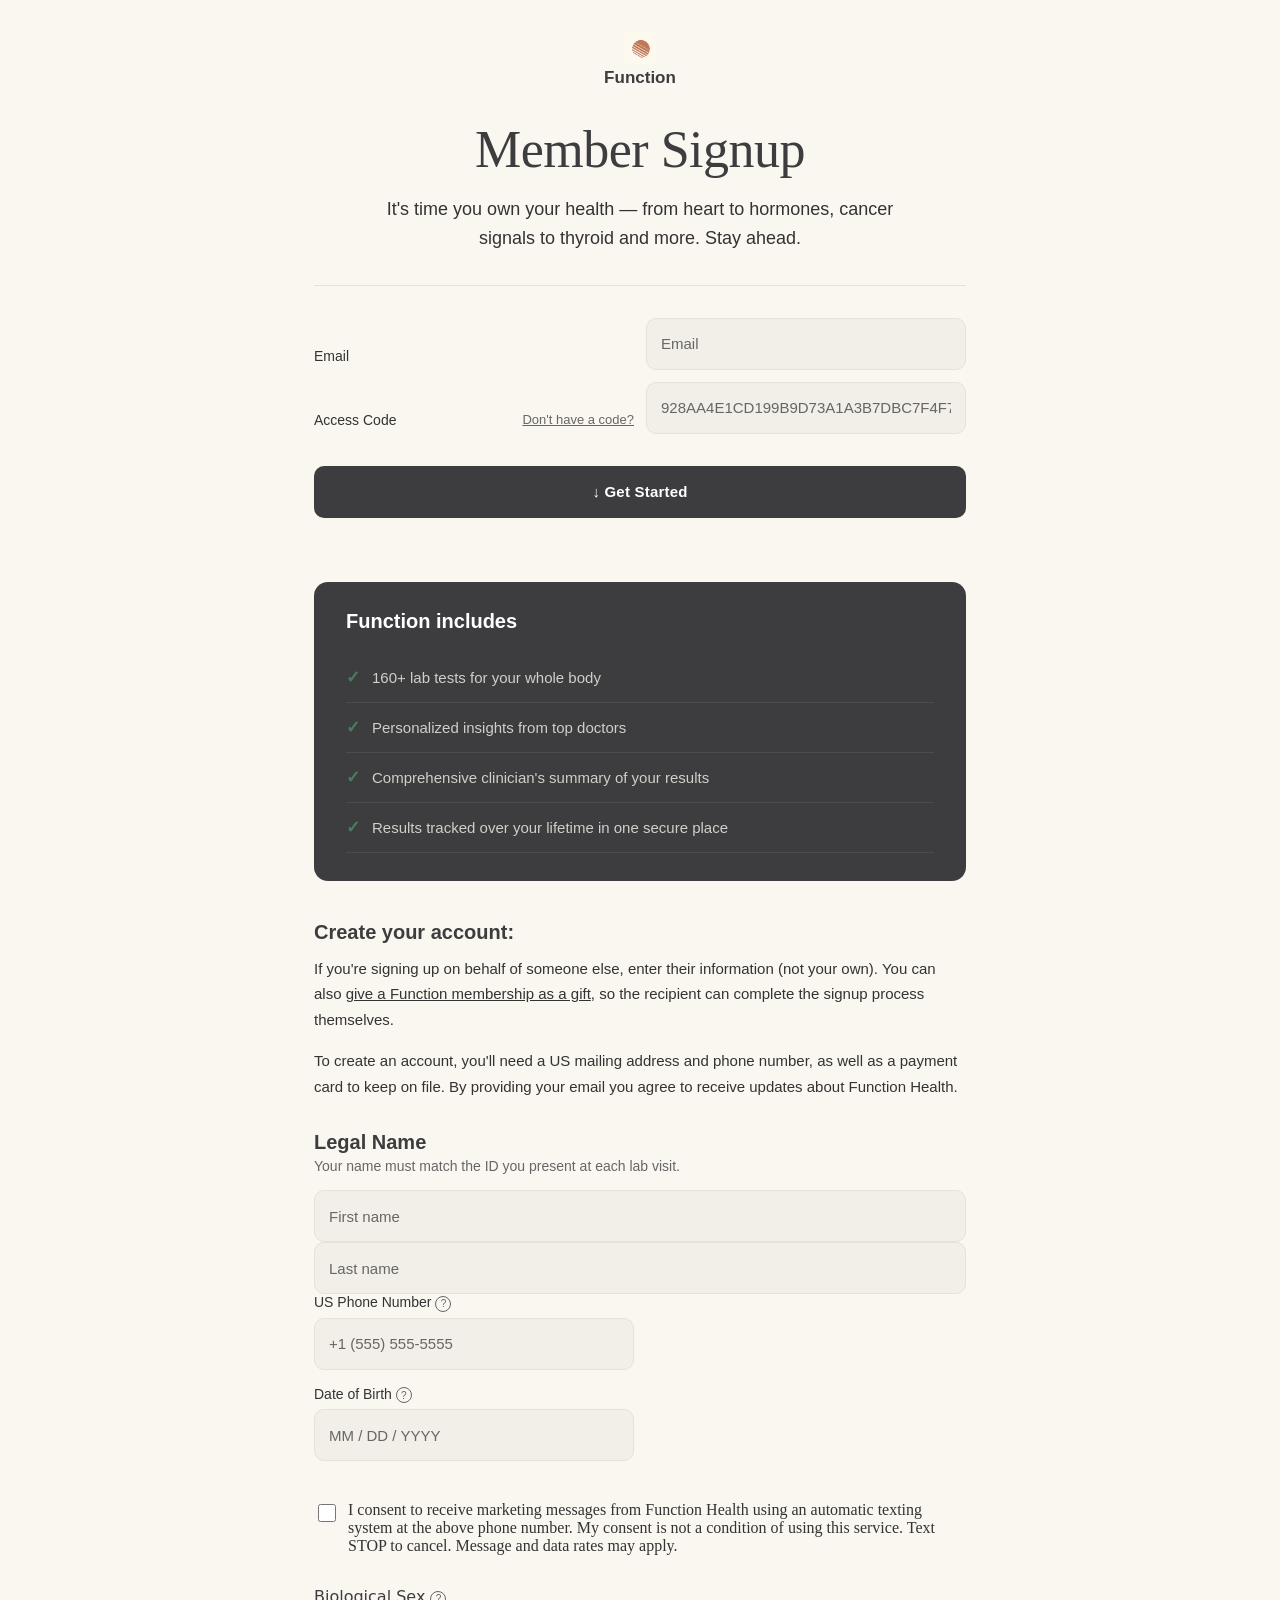
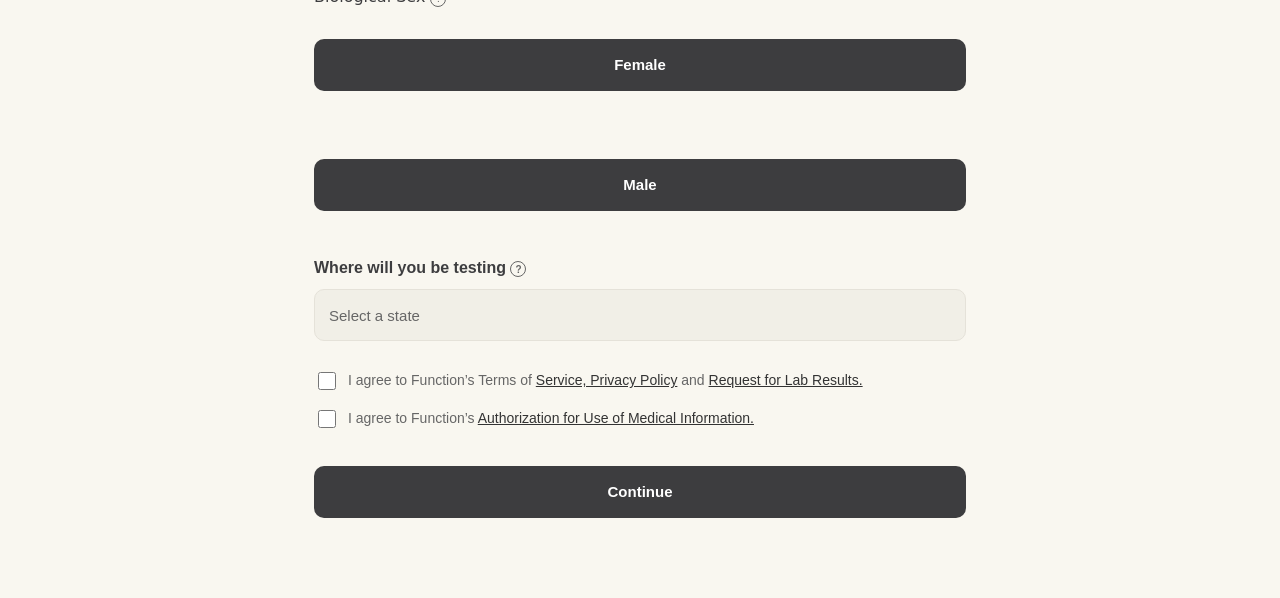
<file: asignup-web-page-clone/index.html>
<!DOCTYPE html>
<html lang="en">
<head>
    <meta charset="UTF-8">
    <meta name="viewport" content="width=device-width, initial-scale=1.0">
    <title>Function Health</title>
    <link rel="stylesheet" href="style.css">
</head>
<body>

      <header>
        <div class="img"> <img src="logo.png" alt="logoo"></div>
        <div class="logo">
      Function
      </div>

    <h1>Member Signup</h1>
    <p class="tagline">It's time you own your health — from heart to hormones, cancer signals to thyroid and more. Stay ahead.</p>
    <hr>
  </header>

  <div class="form-section">
    <div class="field-label">Email</div>
    <input type="email" placeholder="Email">

    <div class="field-label">
      Access Code
      <a href="#">Don't have a code?</a>
    </div>
    <input type="text" placeholder="928AA4E1CD199B9D73A1A3B7DBC7F4F7">

    <button type="submit" class="btn-get-started">↓ Get Started</button>
  </div>

  <div class="includes">
    <h2>Function includes</h2>
    <ul>
      <li><span class="check">✓</span> 160+ lab tests for your whole body</li>
      <li><span class="check">✓</span> Personalized insights from top doctors</li>
      <li><span class="check">✓</span> Comprehensive clinician's summary of your results</li>
      <li><span class="check">✓</span> Results tracked over your lifetime in one secure place</li>
    </ul>
  </div>

  <div class="account-section">
    <h2>Create your account:</h2>
    <p>If you're signing up on behalf of someone else, enter their information (not your own). You can also <span>give a Function membership as a gift</span>, so the recipient can complete the signup process themselves.</p>
    <p>To create an account, you'll need a US mailing address and phone number, as well as a payment card to keep on file. By providing your email you agree to receive updates about Function Health.</p>
  </div>

  <div class="legal-name-section" id="nour">
    <h3>Legal Name</h3>
    <p>Your name must match the ID you present at each lab visit.</p>
    <input type="text" placeholder="First name" >
    <input type="text" placeholder="Last name">

    <div class="field-group">
      <label>US Phone Number <span class="hint">?</span></label>
      <input type="tel" placeholder="+1 (555) 555-5555" >
    </div>

    <div class="field-group">
      <label>Date of Birth <span class="hint">?</span></label>
      <input type="text" placeholder="MM / DD / YYYY">
    </div>
  </div>

  <div class="consent">
    <input type="checkbox">
    <span>I consent to receive marketing messages from Function Health using an automatic texting system at the above phone number. My consent is not a condition of using this service. Text STOP to cancel. Message and data rates may apply.</span>
  </div>

  <div class="gender">
    <label>Biological Sex  <span class="hint">?</span></label>
    <button type="button"> Female</button>
    <button type="button"> Male</button>
  </div>

   <div class="testing">
    <label>Where will you be testing <span class="hint">?</span></label>
    <input type="text" placeholder="Select a state ">
  </div>

    <div class="terms">
    <input type="checkbox">
    <p>I agree to Function’s Terms of <span>Service, Privacy Policy</span> and <span>Request for Lab Results.</span></p>
  </div>

  <div class="authorization">
    <input type="checkbox">
    <p>I agree to Function’s <span>Authorization for Use of Medical Information.</span></p>
  </div>

  <button type="submit"> Continue </button>

</body>
</html>
</file>
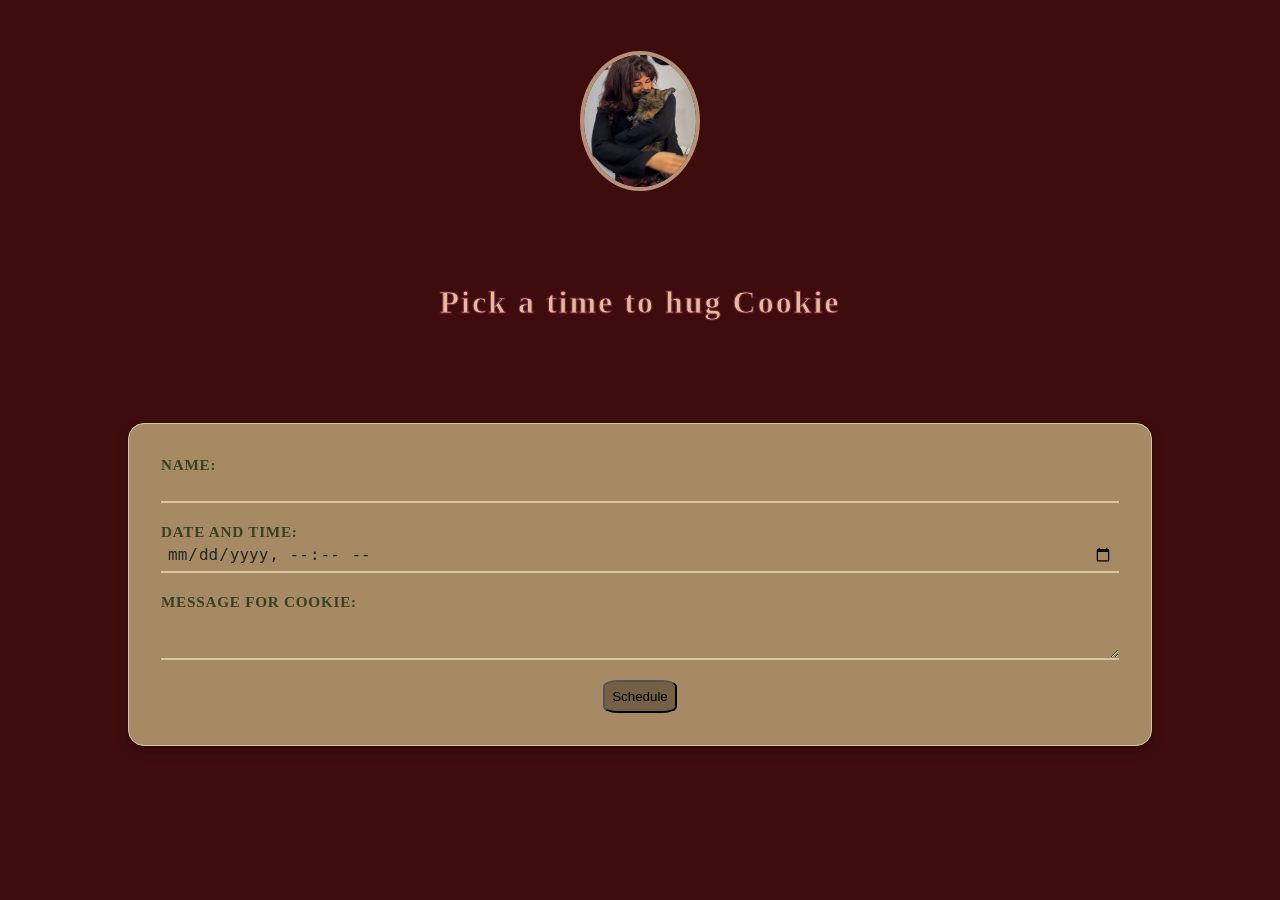
<file: cookiehw/index.html>
<!DOCTYPE html>
<html lang="en">
<head>
    <meta charset="UTF-8">
    <meta name="viewport" content="width=device-width, initial-scale=1.0">
    <title>Cookie Hugging Time</title>
    <link rel="stylesheet" href="style.css">
</head>

<body>

    <img src="nouretcookie.jpg" alt="Cookie and nour">
    <h1>Pick a time to hug Cookie</h1>

    <form>
        <div class="field">
            <label for="name">Name:</label>
            <input type="text" name="name" id="name">
        </div>
        <div class="field">
            <label for="name">Date and Time:</label>
            <input type="datetime-local" name="c" id="date">
        </div>
        <div class="field">
            <label for="message">Message for Cookie:</label>
            <textarea name="message" id="message"></textarea>
        </div>

        <button type="submit">Schedule</button>
    </form>



    <div id="key"></div>
    <audio src="catsound1.mp3" id="audio"></audio>

    <script src="script.js"></script>
    <script src="keyboard.js"></script>

</body>
</html>
</file>
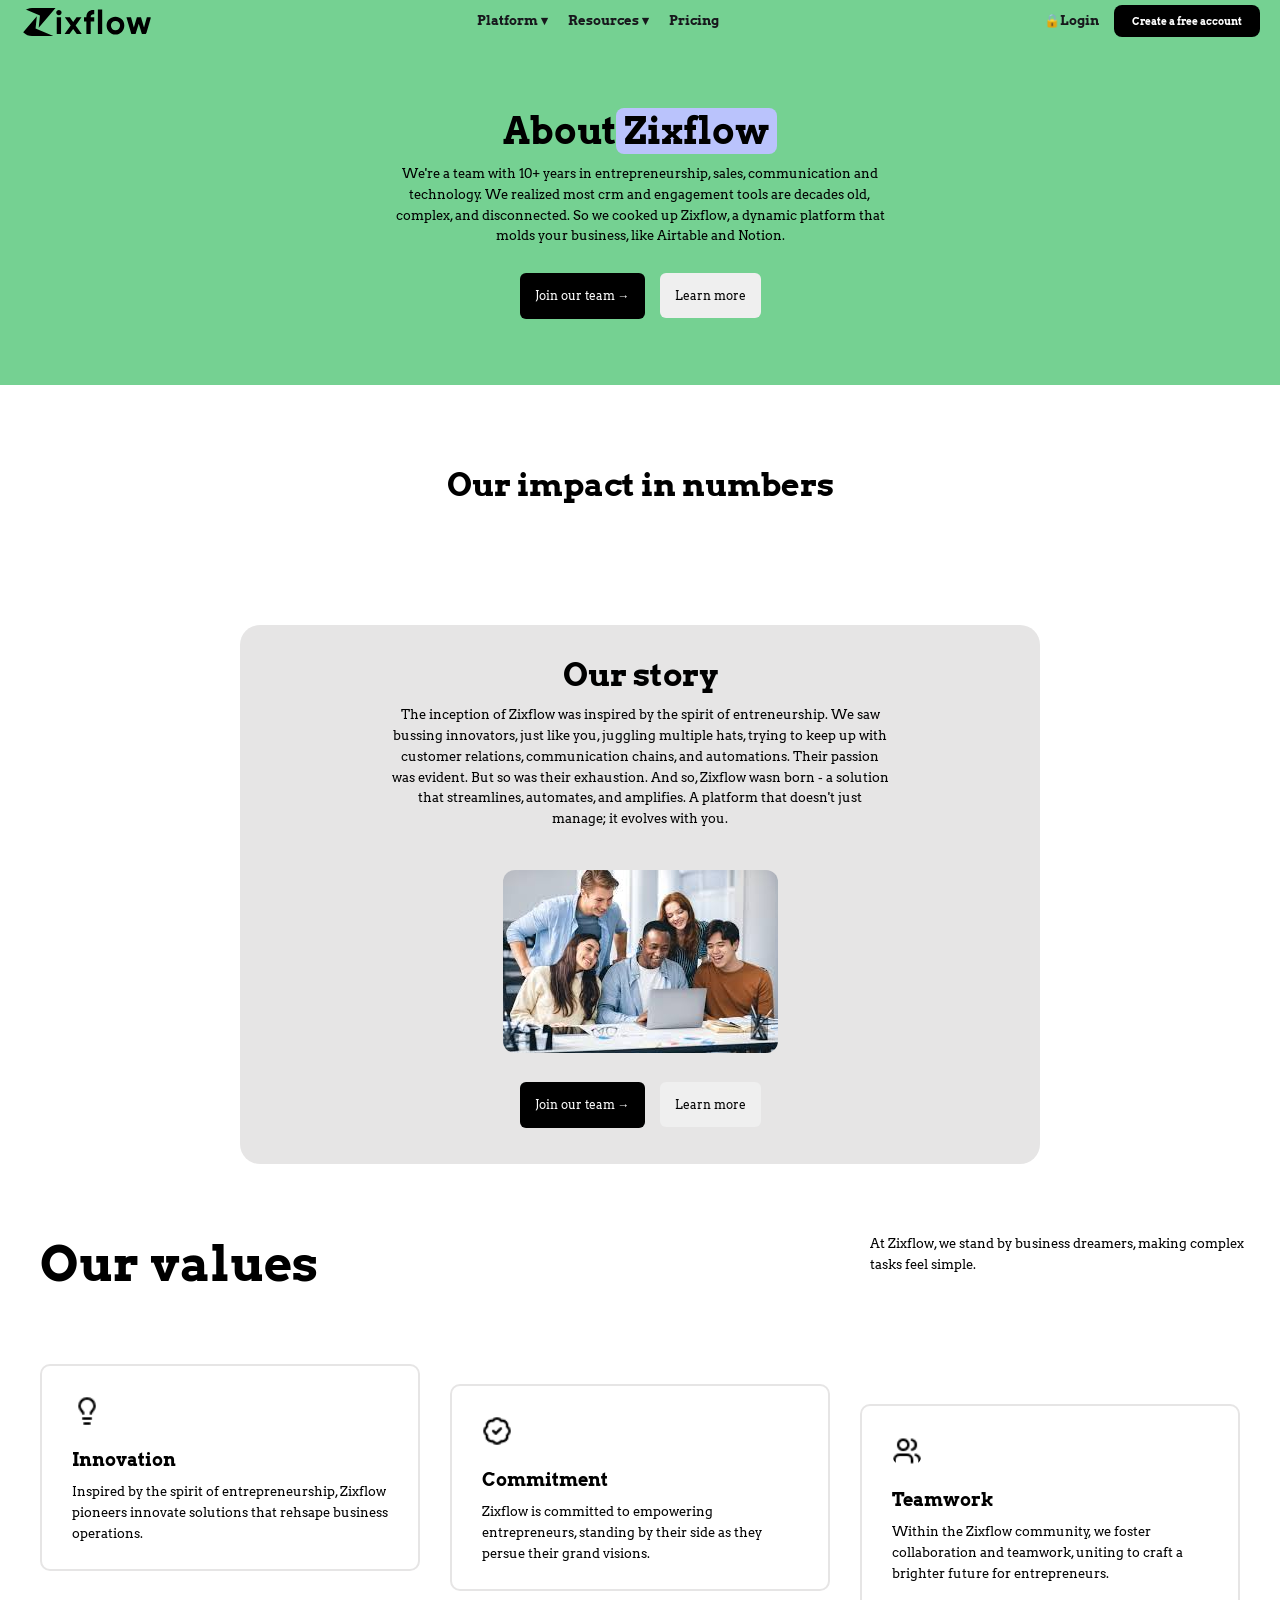
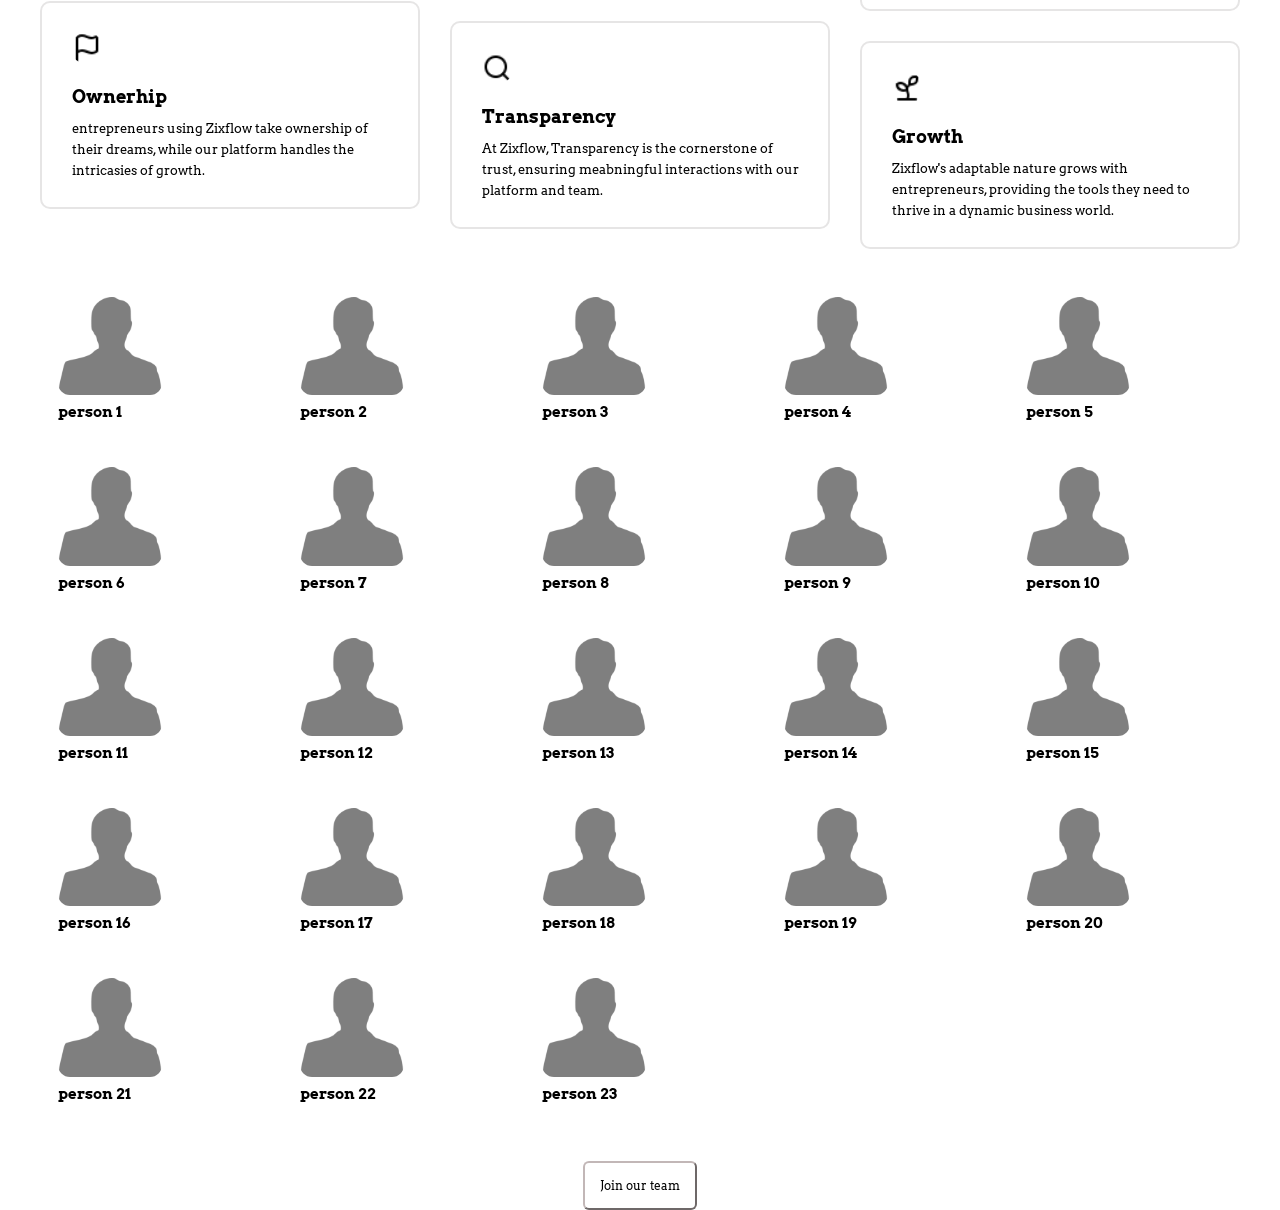
<file: zixflowdez/index.html>
<!DOCTYPE html>
<html lang="en">

<head>
    <meta charset="UTF-8">
    <meta name="viewport" content="width=device-width, initial-scale=1.0">
    <title>Homework</title>
    <link rel="stylesheet" href="style.css">
</head>

<body>
    <header>
        <nav class="navbar">
            <div class="logo">
                <img src="logo.svg" alt="Zixflow logo">
            </div>

            <ul>
                <li><a href="#" id="platform">Platform ▾</a></li>
                <li><a href="#" id="resourses">Resources ▾</a></li>
                <li><a href="#" id="pricing">Pricing</a></li>
            </ul>
            <div class="nav-end">
                <a href="#" class="loginlink" id="loginin"> 🔒Login</a>
                <button type="button" class="create-btn">Create a free account</button>

            </div>
        </nav>
    </header>

    <main>
        <section class="middle">
            <h1>About <span> Zixflow</span></h1>
            <p class="middle-text">
                We're a team with 10+ years in entrepreneurship, sales, communication and technology. We realized most
                crm and engagement tools are decades old, complex, and disconnected. So we cooked up Zixflow, a dynamic
                platform that molds your business, like Airtable and Notion.
            </p>
            <div class="middle-buttons">
                <button type="button" class="join-btn">Join our team →</button>
                <button type="button" class="learn-btn">Learn more</button>
            </div>
        </section>

        <section class="impact">
            <h2>Our impact in numbers</h2>
        </section>

        <section class="story">
            <div class="story-area">
                <h2>Our story </h2>
                <p>The inception of Zixflow was inspired by the spirit of entreneurship. We saw bussing innovators, just
                    like you, juggling multiple hats, trying to keep up with customer relations, communication chains,
                    and automations. Their passion was evident. But so was their exhaustion. And so, Zixflow wasn born -
                    a solution that streamlines, automates, and amplifies. A platform that doesn't just manage; it
                    evolves with you.</p>
            </div>

            <div class="pic">
                <img src="img/images.jpg" alt="bunch of people looking at a laptop ">

            </div>

            <div class="story-buttons">
                <button type="button" class="join-btn">Join our team →</button>
                <button type="button" class="learn-btn">Learn more</button>
            </div>

        </section>

        <section class="values">
            <div class="values-header">
                <h2>Our values</h2>
                <p>At Zixflow, we stand by business dreamers, making complex tasks feel simple.</p>
            </div>
            <div class="values-grid">
                <article class="value-card">
                    <img src="img/lightbulb.png" alt="lightbulb">
                    <h3>Innovation</h3>
                    <p>Inspired by the spirit of entrepreneurship, Zixflow pioneers innovate solutions that rehsape business operations.</p>
                </article>

                <article class="value-card" id="secondcard">
                    <img src="img/badge-check.png" alt="checkbox">
                    <h3>Commitment</h3>
                    <p>Zixflow is committed to empowering entrepreneurs, standing by their side as they persue their grand visions.</p>
                </article>

                <article class="value-card" id="thirdcard">
                    <img src="img/users.png" alt="team">
                    <h3>Teamwork</h3>
                    <p>Within the Zixflow community, we foster collaboration and teamwork, uniting to craft a brighter future for entrepreneurs.</p>
                </article>

                <article class="value-card">
                    <img src="img/flag.png" alt="flag">
                    <h3>Ownerhip</h3>
                    <p>entrepreneurs using Zixflow take ownership of their dreams, while our platform handles the intricasies of growth.</p>
                </article>
                <article class="value-card" id="fifthcard">
                    <img src="img/search.png" alt="magnifying-glass">
                    <h3>Transparency</h3>
                    <p>At Zixflow, Transparency is the cornerstone of trust, ensuring meabningful interactions with our platform and team.</p>
                </article>
                <article class="value-card" id="sixthcard">
                    <img src="img/growth.png" alt="sprout">
                    <h3>Growth</h3>
                    <p>Zixflow's adaptable nature grows with entrepreneurs, providing the tools they need to thrive in a dynamic business world.</p>
                </article>

            </div>

        </section>


        <div id="people-container">
            <div class="person">
                <img src="img/profile_pic_placeholder.png" alt="human">
                <h2>person 1</h2>
            </div>
            <div class="person">
                <img src="img/profile_pic_placeholder.png" alt="human">
                <h2>person 2</h2>
            </div>
            <div class="person">
                <img src="img/profile_pic_placeholder.png" alt="human">
                <h2>person 3</h2>
            </div>
            <div class="person">
                <img src="img/profile_pic_placeholder.png" alt="human">
                <h2>person 4</h2>
            </div>
            <div class="person">
                <img src="img/profile_pic_placeholder.png" alt="human">
                <h2>person 5</h2>
            </div>
            <div class="person">
                <img src="img/profile_pic_placeholder.png" alt="human">
                <h2>person 6</h2>
            </div>
            <div class="person">
                <img src="img/profile_pic_placeholder.png" alt="human">
                <h2>person 7</h2>
            </div>
            <div class="person">
                <img src="img/profile_pic_placeholder.png" alt="human">
                <h2>person 8</h2>
            </div>
            <div class="person">
                <img src="img/profile_pic_placeholder.png" alt="human">
                <h2>person 9</h2>
            </div>
            <div class="person">
                <img src="img/profile_pic_placeholder.png" alt="human">
                <h2>person 10</h2>
            </div>
            <div class="person">
                <img src="img/profile_pic_placeholder.png" alt="human">
                <h2>person 11</h2>
            </div>
            <div class="person">
                <img src="img/profile_pic_placeholder.png" alt="human">
                <h2>person 12</h2>
            </div>
            <div class="person">
                <img src="img/profile_pic_placeholder.png" alt="human">
                <h2>person 13</h2>
            </div>
            <div class="person">
                <img src="img/profile_pic_placeholder.png" alt="human">
                <h2>person 14</h2>
            </div>
            <div class="person">
                <img src="img/profile_pic_placeholder.png" alt="human">
                <h2>person 15</h2>
            </div>
            <div class="person">
                <img src="img/profile_pic_placeholder.png" alt="human">
                <h2>person 16</h2>
            </div>
            <div class="person">
                <img src="img/profile_pic_placeholder.png" alt="human">
                <h2>person 17</h2>
            </div>
            <div class="person">
                <img src="img/profile_pic_placeholder.png" alt="human">
                <h2>person 18</h2>
            </div>
            <div class="person">
                <img src="img/profile_pic_placeholder.png" alt="human">
                <h2>person 19</h2>
            </div>
            <div class="person">
                <img src="img/profile_pic_placeholder.png" alt="human">
                <h2>person 20</h2>
            </div>
            <div class="person">
                <img src="img/profile_pic_placeholder.png" alt="human">
                <h2>person 21</h2>
            </div>
            <div class="person">
                <img src="img/profile_pic_placeholder.png" alt="human">
                <h2>person 22</h2>
            </div>
            <div class="person">
                <img src="img/profile_pic_placeholder.png" alt="human">
                <h2>person 23</h2>
            </div>
        </div>

        <div class="tm-btn-container">
            <button type="button" class="join-our-tm">Join our team</button>
        </div>
    </main>

</body>
</html>
</file>
<file: asignup-web-page-clone/style.css>
:root {
  --bg-color: #F9F7F0;
  --input-bg: #F1EFE7;
  --input-border: #E5E2D9;
  --text-main: #333333;
  --text-muted: #666666;
  --green-brand: #4A7C5F;
  --dark-brand: #3D3D3F;
}

* {
  box-sizing: border-box;
  margin: 0;
  padding: 0;
}

body {
  background-color: var(--bg-color);
  color: var(--text-main);
  font-family: Georgia, 'Times New Roman', serif;
  max-width: 780px;
  margin: 0 auto;
  padding: 2rem 4rem;
}

header {
  text-align: center;
  margin-bottom: 2rem;
}

.img {
  display: flex;
  justify-content: center;
  margin-bottom: 0.25rem;
}

.img img {
  width: 32px;
  height: 32px;
  object-fit: contain;
}

.logo {
  font-size: 17px;
  font-weight: 600;
  color: var(--dark-brand);
  margin-bottom: 2rem;
  font-family: -apple-system, BlinkMacSystemFont, 'Segoe UI', sans-serif;
}

h1 {
  font-size: 52px;
  font-weight: 400;
  color: var(--dark-brand);
  margin-bottom: 1rem;
  letter-spacing: -0.5px;
  font-family: Georgia, serif;
}

.tagline {
  font-size: 18px;
  color: var(--text-main);
  line-height: 1.6;
  margin-bottom: 2rem;
  font-family: -apple-system, BlinkMacSystemFont, 'Segoe UI', sans-serif;
  max-width: 560px;
  margin-left: auto;
  margin-right: auto;
}

hr {
  border: none;
  border-top: 1px solid var(--input-border);
  margin-bottom: 2rem;
}

.form-section {
  display: grid;
  grid-template-columns: 1fr 1fr;
  gap: 12px;
  align-items: end;
  margin-bottom: 1rem;
}

.form-section .field-label {
  grid-column: span 1;
}

.form-section input {
  grid-column: span 1;
}

.form-section .btn-get-started {
  grid-column: 1 / -1;
}

input[type="email"],
input[type="text"],
input[type="tel"] {
  width: 100%;
  background: var(--input-bg);
  border: 1px solid var(--input-border);
  border-radius: 10px;
  height: 52px;
  padding: 0 14px;
  font-size: 15px;
  color: var(--text-main);
  outline: none;
  font-family: -apple-system, BlinkMacSystemFont, 'Segoe UI', sans-serif;
}

input::placeholder {
  color: var(--text-muted);
}

input:focus {
  border-color: var(--green-brand);
}

.field-label {
  font-size: 14px;
  font-weight: 500;
  color: var(--text-main);
  margin-bottom: 6px;
  display: flex;
  justify-content: space-between;
  align-items: center;
  font-family: -apple-system, BlinkMacSystemFont, 'Segoe UI', sans-serif;
}

.field-label a {
  font-weight: 400;
  font-size: 13px;
  color: var(--text-muted);
  text-decoration: underline;
}

.field-group {
  margin-bottom: 0;
}

.field-group label {
  display: block;
  font-size: 14px;
  font-weight: 500;
  color: var(--text-main);
  margin-bottom: 6px;
  font-family: -apple-system, BlinkMacSystemFont, 'Segoe UI', sans-serif;
}

.hint {
  display: inline-flex;
  align-items: center;
  justify-content: center;
  width: 16px;
  height: 16px;
  border-radius: 50%;
  border: 1px solid var(--text-muted);
  font-size: 10px;
  color: var(--text-muted);
  font-family: -apple-system, BlinkMacSystemFont, 'Segoe UI', sans-serif;
  font-style: normal;
}

.btn-get-started {
  width: 100%;
  height: 52px;
  background: var(--green-brand);
  color: #fff;
  border: none;
  border-radius: 10px;
  font-size: 15px;
  font-weight: 500;
  margin-bottom: 1.5rem;
  font-family: -apple-system, BlinkMacSystemFont, 'Segoe UI', sans-serif;
  letter-spacing: 0.2px;
}

.btn-get-started:hover {
  background: #3a6b4f;
}

.includes {
  background: var(--dark-brand);
  border-radius: 14px;
  padding: 1.75rem 2rem;
  margin-bottom: 2.5rem;
}

.includes h2 {
  font-size: 20px;
  font-weight: 600;
  color: #fff;
  margin-bottom: 1.25rem;
  font-family: -apple-system, BlinkMacSystemFont, 'Segoe UI', sans-serif;
}

.includes ul {
  list-style: none;
  display: flex;
  flex-direction: column;
}

.includes li {
  font-size: 15px;
  color: #d0cfc9;
  display: flex;
  align-items: center;
  gap: 12px;
  padding: 14px 0;
  border-bottom: 1px solid rgba(255,255,255,0.08);
  font-family: -apple-system, BlinkMacSystemFont, 'Segoe UI', sans-serif;
}

.check {
  color: var(--green-brand);
  font-size: 17px;
  font-weight: 700;
}

.account-section {
  margin-bottom: 2rem;
}

.account-section h2 {
  font-size: 20px;
  font-weight: 700;
  color: var(--dark-brand);
  margin-bottom: 0.75rem;
  font-family: -apple-system, BlinkMacSystemFont, 'Segoe UI', sans-serif;
}

.account-section p {
  font-size: 15px;
  color: var(--text-main);
  line-height: 1.7;
  margin-bottom: 1rem;
  font-family: -apple-system, BlinkMacSystemFont, 'Segoe UI', sans-serif;
}

.account-section span {
  color: var(--text-main);
  text-decoration: underline;
}

.legal-name-section {
  margin-bottom: 1.5rem;
}

.legal-name-section h3 {
  font-size: 20px;
  font-weight: 700;
  color: var(--dark-brand);
  margin-bottom: 4px;
  font-family: -apple-system, BlinkMacSystemFont, 'Segoe UI', sans-serif;
}

.legal-name-section > p {
  font-size: 14px;
  color: var(--text-muted);
  margin-bottom: 1rem;
  font-family: -apple-system, BlinkMacSystemFont, 'Segoe UI', sans-serif;
}

.legal-name-section #nour{
  width: 100%;
  background: var(--input-bg);
  border: 1px solid var(--input-border);
  border-radius: 10px;
  height: 52px;
  padding: 0 14px;
  font-size: 15px;
  color: var(--text-main);
  outline: none;
  font-family: -apple-system, BlinkMacSystemFont, 'Segoe UI', sans-serif;
}

.legal-name-section .field-group {
  display: inline-block;
  width: calc(50% - 6px);
  vertical-align: top;
  margin-bottom: 1rem;
}

.legal-name-section .field-group:first-of-type {
  margin-right: 12px;
}

.consent {
    display: flex ;
    align-items : flex-start; 
    gap: 12px;
    margin-bottom: 2rem;
    padding: 0 0.25rem ; 
}


.consent input[type = "checkbox"]{
  width: 18px;
  height: 18px;
  min-width: 18px;
  margin-top: 3px;
  accent-color: var(--dark-brand);
  background: var(--input-bg);
  border: 1px solid var(--input-border);
  border-radius: 4px;

}

.consenst span {
    font-size: 14px;
    color: var(--text-muted);
    line-height: 1.6;
    font-family: system-ui, -apple-system, BlinkMacSystemFont, 'Segoe UI', Roboto, Oxygen, Ubuntu, Cantarell, 'Open Sans', 'Helvetica Neue', sans-serif;
}

gender{
    margin-bottom: 1.7rem;   
}

.gender label {
    display: block;
    font-size: 16px;
    color: var(--dark-brand);
    margin-bottom: 0.75rem;
    font-family: system-ui, -apple-system, BlinkMacSystemFont, 'Segoe UI', Roboto, Oxygen, Ubuntu, Cantarell, 'Open Sans', 'Helvetica Neue', sans-serif;
}

.gender button {
  margin-right: 12px;
  width: 100%;
  height: 52px;
  background: var(--dark-brand);
  color: #fff;
  border: none;
  border-radius: 10px;
  font-size: 15px;
  font-weight: 600;
  margin-top: 1.25rem;
  margin-bottom: 3rem;
  font-family: -apple-system, BlinkMacSystemFont, 'Segoe UI', sans-serif;
  
}


.testing {
  margin-bottom: 1.75rem;
}

.testing label {
  display: block;
  font-size: 16px;
  font-weight: 600;
  color: var(--dark-brand);
  margin-bottom: 0.75rem;
  font-family: -apple-system, BlinkMacSystemFont, 'Segoe UI', sans-serif;
}

.terms,
.authorization {
  display: flex;
  align-items: flex-start;
  gap: 12px;
  margin-bottom: 1rem;
  padding: 0 0.25rem;
}

.terms input[type="checkbox"],
.authorization input[type="checkbox"] {
  width: 18px;
  height: 18px;
  min-width: 18px;
  margin-top: 3px;
  accent-color: var(--dark-brand);
  
}

.terms p,
.authorization p {
  font-size: 14px;
  color: var(--text-muted);
  line-height: 1.6;
  font-family: -apple-system, BlinkMacSystemFont, 'Segoe UI', sans-serif;
}

.terms span,
.authorization span {
  color: var(--text-main);
  text-decoration: underline;
  
}

button[type="submit"] {
  width: 100%;
  height: 52px;
  background: var(--dark-brand);
  color: #fff;
  border: none;
  border-radius: 10px;
  font-size: 15px;
  font-weight: 600;
  
  margin-top: 1.25rem;
  margin-bottom: 3rem;
  font-family: -apple-system, BlinkMacSystemFont, 'Segoe UI', sans-serif;
}
</file>
<file: cookiehw/style.css>
* {
    padding: 0rem;
    margin: 0rem;
    box-sizing: border-box;
}

:root {
    --burgundy: #3f0c0e;
    --cookie-orange: #8C5E42;
    --cookie-cream: #D9C5A0;
    --olive-dark: #3B4022;
    --olive-glow: #556B2F;
    --text-main: #262626;
    --white-card: #a68a64;
    --shadow: rgba(0, 0, 0, 0.3);
}

body {
    height: 100vh;
    width: 100vw;
    max-width: 100%;

    display: flex;
    flex-direction: column;
    align-items: center;
    justify-content: space-around;
    background-color: var(--burgundy);
}

h1 {
    display: flex;
    align-items: center;
    justify-content: center;
    color:#E8B89A;
     letter-spacing: 2px;    
    -webkit-text-stroke: 1px #6B2737;   


    margin-top: -10px;
}

img {
    height: 140px;
    width: 120px;
    border-radius: 100%;
    display: block;
    margin: 0 auto; 
    border : 4px solid #b69179;
    transition: transform 0.3s ease;
}

img:hover{
      transform: scale(1.15);
}


form {
    width: 80%;
    padding: 2rem;

    display: flex;
    flex-direction: column;
    align-items: center;

    background-color: var(--white-card);
    border-radius: 16px;
    box-shadow: 0 4px 12px var(--shadow);
    border: 1px solid var(--cookie-cream);


    .field {
        width: 100%;
        display: flex;
        flex-direction: column;
        align-items: flex-start;

        gap: 7px;
        margin-bottom: 20px;
    }

     label {
        font-size: 0.95rem;
        font-weight: bolder;
        color: var(--olive-dark);
        text-transform: uppercase;
        letter-spacing: 0.05em;
        font-family: Georgia, 'Times New Roman', serif;
    }

    input, textarea {
        margin-top : -10px;
        width: 100%;
        border: none;
        border-bottom: 2px solid var(--cookie-cream);
        outline: none;
        background: transparent;
        font-size: 1rem;
        color: var(--text-main);
        padding: 6px ;
    }
}




button{
    padding: 7px;
    border-radius: 20%;
    background-color:var(--shadow) ;
}


@media (width < 600px) {
    body {
        justify-content: flex-start;
        gap: 16px;
        padding: 1rem 0;
    }

    h1 {
        font-size: 1.1rem;
        letter-spacing: 1px;
        text-align: center;
        padding: 0 1rem;
    }

    img {
        height: 100px;
        width: 86px;
    }

    form {
        width: 95%;
        padding: 1.2rem;
    }
}

@media (width > 600px) and (width < 800px) {
    body {
        justify-content: flex-start;
        gap: 20px;
        padding: 1.5rem 0;
    }

    h1 {
        font-size: 1.3rem;
    }

    img {
        height: 120px;
        width: 100px;
    }

    form {
        width: 90%;
        padding: 1.5rem;
    }
}

@media (width > 800px) and (width < 1200px) {
    form {
        width: 70%;
    }

    img {
        height: 130px;
        width: 110px;
    }
}
</file>
<file: zixflowdez/style.css>
@import url('https://fonts.googleapis.com/css2?family=Arvo:ital,wght@0,400;0,700;1,400;1,700&display=swap');

:root {
    /* Suggested Palette */
    /* You still can create or choose your own colors */
    --mustard: hsla(44, 96%, 69%, 1);
    --periwinkle: hsla(232, 92%, 86%, 1);
    --emerald: hsla(139, 50%, 64%, 1);
    --shadow-grey: hsla(240, 9%, 10%, 1);
    --white: hsla(0, 0%, 100%, 1);
    --sweet-salmon: hsla(8, 100%, 77%, 1);
    --enzos-fur: rgb(230, 229, 229);    

    --fontFamily: "Arvo", serif;
}

* {
    margin: 0;
    padding: 0;
    box-sizing: border-box;
}




header,
.middle {
    background-color: var(--emerald);
}

.navbar {
    display: flex;
    justify-content: space-between;
    align-items: center;
    padding: 8px 20px;
    img {
        height: 28px;
    }
    ul {
        display: flex;
        align-items: center;
        gap: 20px;
        list-style: none;
        padding: 0px;
        margin-top: -8px;
        a {
            text-decoration: none;
            font-family: var(--fontFamily);
            color: var(--shadow-grey);
            font-size: 13px;
            font-weight: bold;
        }
    }
}

#platform:hover,
#resourses:hover,
#pricing:hover,
#loginin:hover {
    background-color: rgb(178, 151, 151);
    border: 1px solid var(--periwinkle);
    border-radius: 20px;
    padding: 5px;
    box-shadow: 0px 5px 10px var(--periwinkle);
}


.nav-end {
    display: flex;
    gap: 15px;
    a {
        text-decoration: none;
        font-family: var(--fontFamily);
        color: var(--shadow-grey);
        margin-top: 2px;
        font-size: 13px;
        font-weight: bold;
    }
    .create-btn {
        background-color: black;
        font-size: 10px;
        color: white;
        padding: 10px 18px;
        border-radius: 8px;
        border: none;
        margin-top: -6px;
        font-family: var(--fontFamily);
        font-weight: bold;
    }
}


main {
    font-family: var(--fontFamily);
    font-size: 13px;
}
.middle {
    display: flex;
    flex-direction: column;
    align-items: center;
    text-align: center;
    padding: 60px 20px;
    h1 {
        display: flex;
        align-items: center;
        font-size: 37px;
        span {
            background-color: var(--periwinkle);
            border-radius: 8px;
            padding: 0px 8px;
        }
    }
}
.middle-text {
    font-size: 13px;
    max-width: 500px;
    margin: 10px 0 20px 0;
    line-height: 1.6;
}

.join-btn,
.learn-btn {
    padding: 15px 15px;
    border-radius: 6px;
    border: none;
    font-family: var(--fontFamily);
    font-size: 12px;
    margin: 6px;
}
.join-btn:hover {
    background-color: rgb(204, 204, 204);
    color: black;
}
.learn-btn:hover {
    background-color: rgb(56, 54, 54);
    color: rgb(255, 253, 253);
}
.join-btn {
    background-color: black;
    color: white;
}


.impact {
    display: flex;
    flex-direction: column;
    align-items: center;
    padding: 80px 20px;
    h2 {
        font-size: 32px;
    }
}
.impact:hover{
    text-decoration: underline;
}


.story {
    display: grid;
    grid-template-columns: 1fr;
    justify-items: center;
    text-align: center;
    gap: 20px;
    padding: 30px 20px;
    background-color: var(--enzos-fur);
    border-radius: 20px;
    margin: 40px auto;
    max-width: 800px;
    h2 {
        font-size: 32px;
    }
    p {
        font-size: 13px;
        max-width: 500px;
        margin: 10px 0 20px 0;
        line-height: 1.6;
    }
}


.story:hover {
    box-shadow: 0px 5px 10px var(--periwinkle);
}
.pic img {
    width: 100%;
    max-width: 400px;
    border-radius: 12px;
}


.values-header {
    display: flex;
    justify-content: space-between;
    align-items: flex-start;
    margin: 70px 10px 70px 40px;
    p {
        font-size: 13px;
        max-width: 400px;
        line-height: 1.6;
    }
    h2 {
        font-size: 49px;
    }
}
.values-grid {
    display: grid;
    grid-template-columns: repeat(3, 1fr);
    gap: 30px;
    margin: 40px 40px;
    .value-card {
        border: 2px solid var(--enzos-fur);
        border-radius: 10px;
        padding: 30px 25px 25px 30px;
        h3 {
            font-size: 18px;
            margin-bottom: 12px;
            margin-left: px;
        }
        p {
            font-size: 13px;
            line-height: 1.6;
        }
    }
}
.value-card:hover {
    box-shadow: 0px 5px 10px var(--periwinkle);
}


article>img {
    width: 30px;
    margin-bottom: 20px;
}
#secondcard {
    margin-top: 20px;
    margin-bottom: -20px;
}
#thirdcard {
    margin-top: 40px;
    margin-bottom: -40px;
}
#fifthcard {
    margin-top: 20px;
    margin-bottom: -20px;
}
#sixthcard {
    margin-top: 40px;
    margin-bottom: -40px;
}


#people-container {
    display: grid;
    grid-template-columns: repeat(5, 1fr);
    gap: 30px;
    padding: 40px;
    justify-content: center;
    margin: 10px 10px;
}
.person {
    display: flex;
    flex-direction: column;
    align-items: flex-start;
    max-width: 120px;
    gap: 8px;
    padding: 8px 8px;
}
.person:hover {
    box-shadow: 0px 5px 10px var(--periwinkle);
    border-radius: 20px;
}
img {
    width: 100%;
    border-radius: 12px;
}
h2 {
    font-size: 15px;
    font-family: var(--fontFamily);
    gap: 20px;
}

.tm-btn-container {
    display: flex;
    justify-content: center;
}
.join-our-tm {
    background-color: white;
    padding: 15px 15px;
    border-radius: 6px;
    border-color: rgb(194, 183, 183);
    font-family: var(--fontFamily);
    font-size: 12px;
}


@media screen and (width < 400px) {
    #people-container {
        display: flex;
        flex-direction: column;
        width: 80%;
        img {
            width: 100%;
        }
    }
}
@media screen and (width > 400px) and (width < 700px) {
    #people-container {
        grid-template-columns: repeat(3, 1fr);

        img {
            width: 100%;
        }
    }
}
</file>
